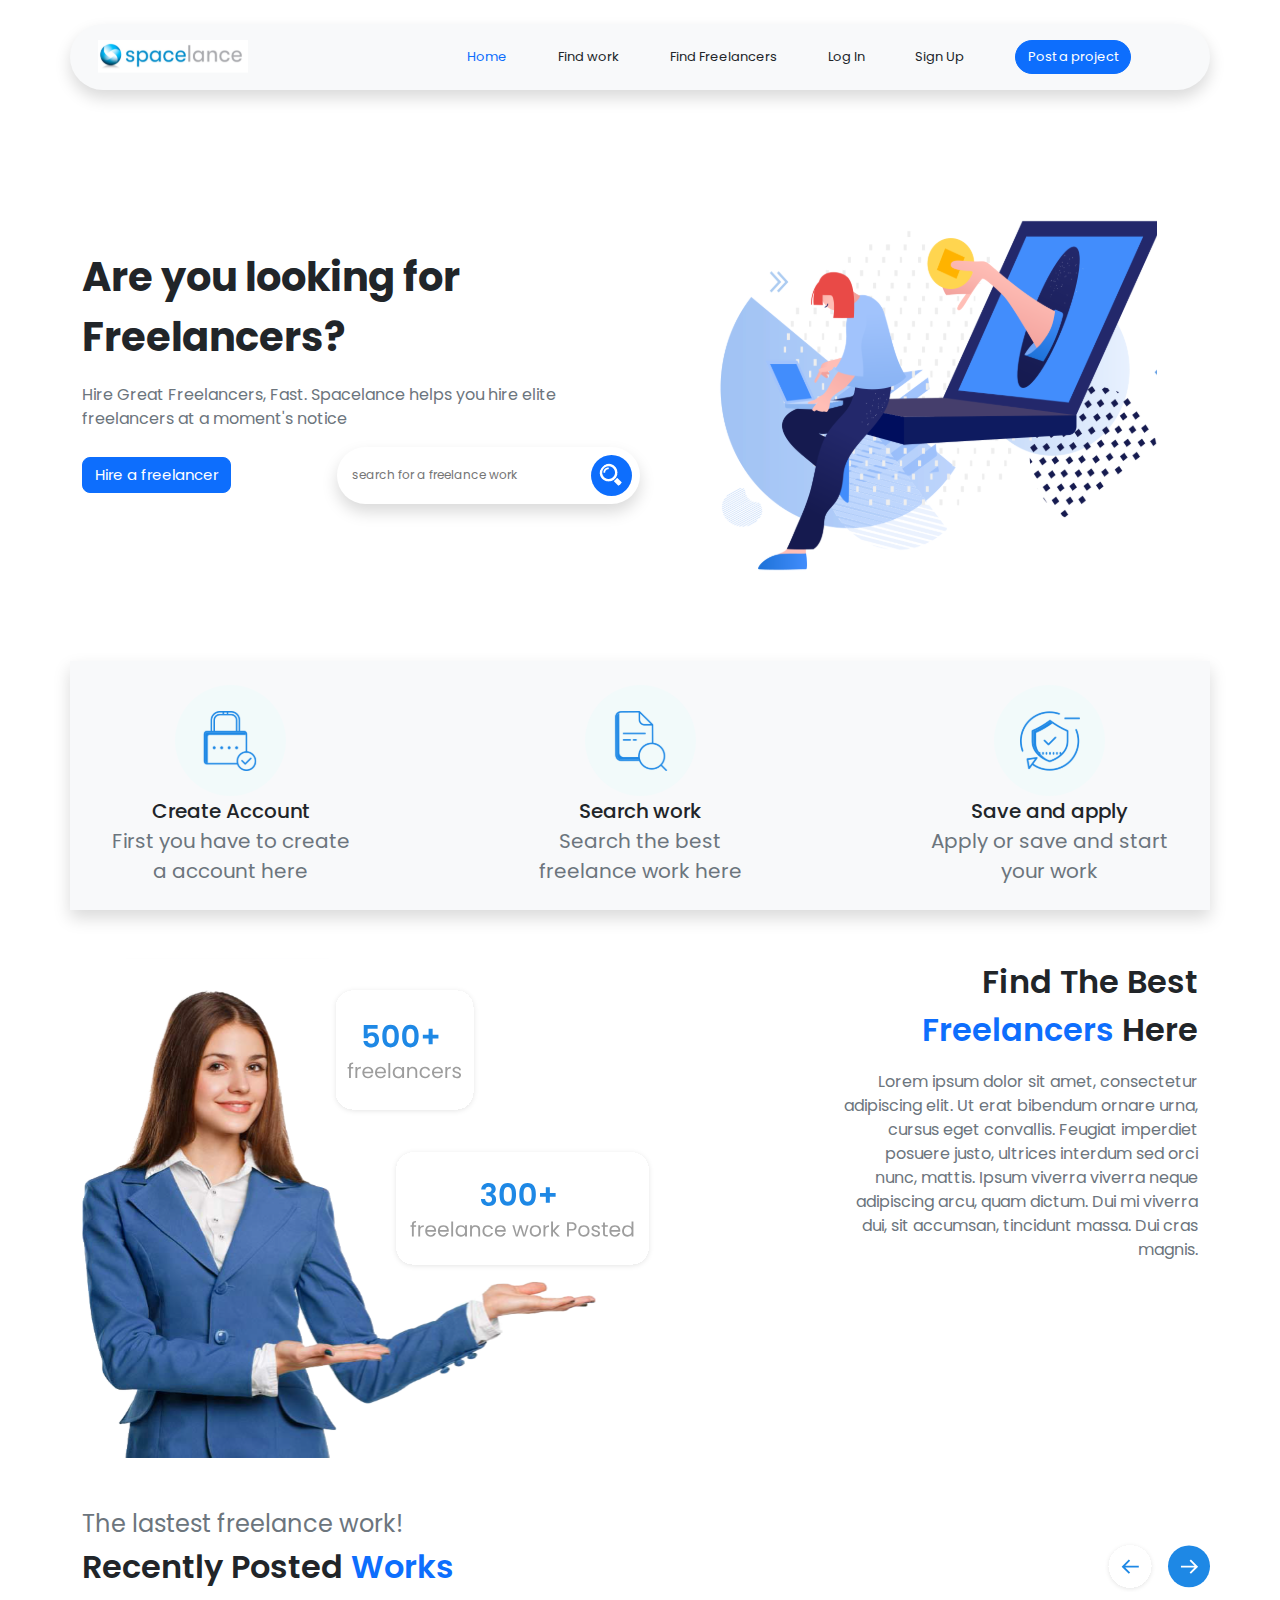
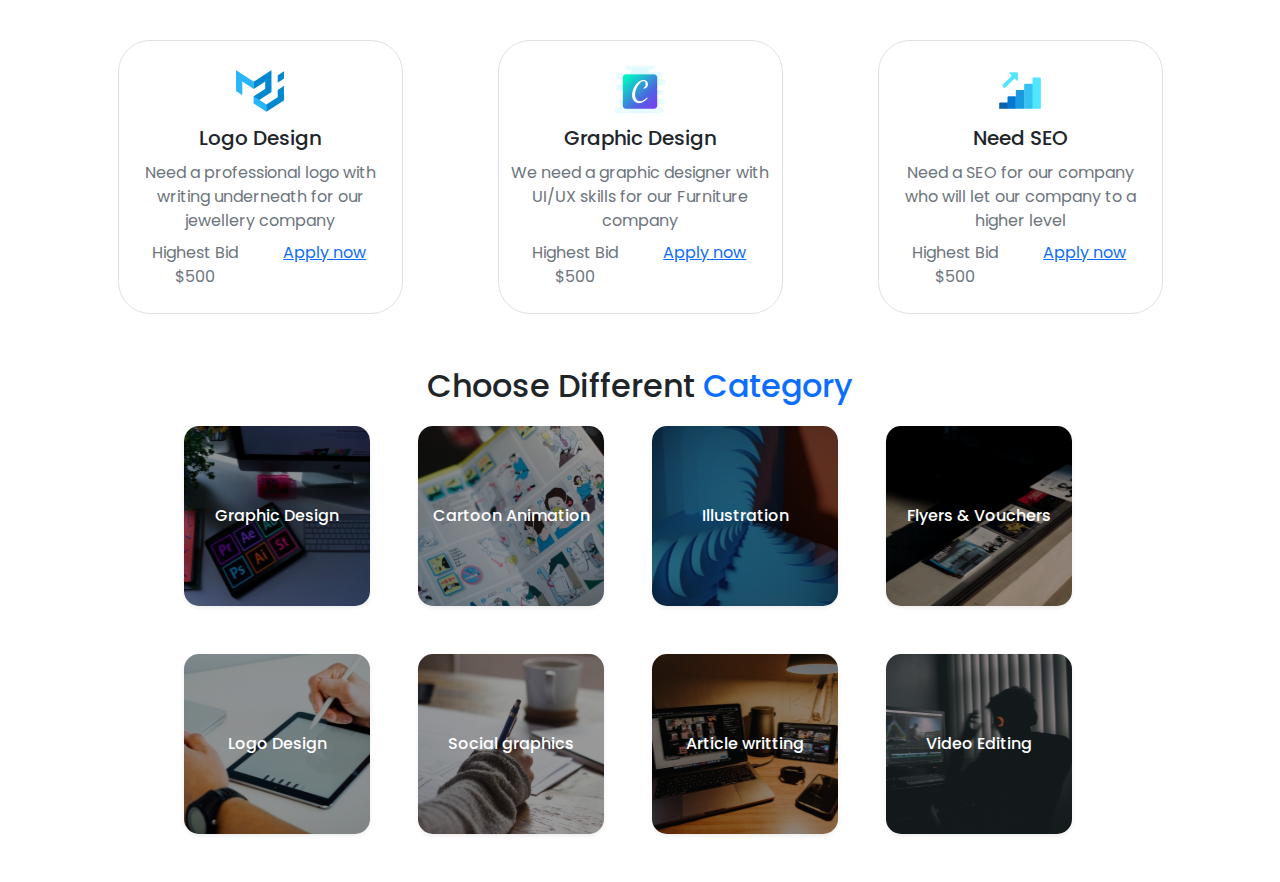
<file: Site Freelance/index.html>
<!DOCTYPE html>
<html lang="en">
<head>
    <meta charset="UTF-8">
    <meta name="viewport" content="width=device-width, initial-scale=1.0">
    <title>Spaceland</title>
    <link rel="stylesheet" href="./css/mycss.css">
    <link rel="stylesheet" href="./css/bootstrap.css">
    <script src="./js/bootstrap.js"></script>
</head>
<body>
    <div class="container">

        <!-- NavBarre -->
        <div class="row mt-4 align-items-center shadow p-3 mb-5 bg-body-tertiary rounded-pill">

            <!-- Logo -->
            <div class="col-4">
                <img style="width: 150px" src="./sources/icones/Logo.svg" alt="">
            </div>

            <!-- Menu + Bouton -->
            <div class="col d-flex align-items-center flex-wrap nav-text">
                <div class="col flex-fill text-primary ">
                    <a href="#" class="text-decoration-none">Home</a>
                </div>
                <div class="col flex-fill">
                    <a href="#" class="text-decoration-none text-dark">Find work</a>
                </div>
                <div class="col flex-fill">
                    <a href="#" class="text-decoration-none text-dark">Find Freelancers</a>
                </div>
                <div class="col flex-fill">
                    <a href="#" class="text-decoration-none text-dark">Log In</a>
                </div>
                <div class="col flex-fill ">
                    <a href="#" class="text-decoration-none text-dark">Sign Up</a>
                </div>
                <div class="col flex-fill">
                    <button type="button" class="btn btn-primary rounded-pill nav-text" style="font-family: 'Poppins'; font-size: 13px;">Post a project</button>
                </div>
            </div>
        </div>

        <!-- Branding Page -->
         <div class="row d-flex align-items-center">

            <!-- Texte de branding -->
            <div class="col">
                <div class="row">
                    <p class="fs-1 fw-bolder">Are you looking for Freelancers?</p>
                    <p class="text-secondary">Hire Great Freelancers, Fast. Spacelance helps you hire elite freelancers at a moment's notice</p>
                </div>
                <div class="row d-flex align-items-center mt-n1 gap-1" >
                    <div class="col">
                        <button type="button" class="btn btn-primary rounded-3" style="font-family: 'Poppins'; font-size: 15px;">Hire a freelancer</button>
                    </div>
                    <div class="col d-flex shadow p-2  rounded-pill">
                        <input type="text" class="inpt rounded me-0" placeholder="search for a freelance work">
                        <img src="./sources/icones/earch.svg" class="rounded-circle bg-primary p-2 " alt="">
                    </div>
                </div>
            </div>

            <!-- Image de Branding -->
            <div class="col">
                <img src="./sources/images/Image brand.svg" style="height: 475px" alt="Branding Image">
            </div>
         </div>

         <!-- Guidelines -->
          <div class="row shadow p-4 mb-5 bg-body-tertiary d-flex justify-content-between mt-5">
            <div class="col-3">
                <div class="row">
                    <img src="./sources/icones/Secure.svg" class="brand-ic" alt="">
                </div>
                <div class="row text-center">
                    <div class="fs-5 fw-medium">Create Account</div>
                    <div class="text-secondary fs-5">First you have to create a account  here</div>
                </div>
            </div>
            <div class="col-3">
                <div class="row">
                    <img src="./sources/icones/Search Pap.svg" class="brand-ic" alt="">
                </div>
                <div class="row text-center">
                    <div class="fs-5 fw-medium">Search work</div>
                    <div class="text-secondary fs-5">Search the best freelance work here</div>
                </div>
            </div>
            <div class="col-3">
                <div class="row">
                    <img src="./sources/icones/Protect.svg" class="brand-ic" alt="">
                </div>
                <div class="row text-center">
                    <div class="fs-5 fw-medium">Save and apply</div>
                    <div class="text-secondary fs-5">Apply or save and start your work</div>
                </div>
            </div>
        </div>
        
        <!-- Chiffres -->
         <div class="row d-flex justify-content-between">
            <div class="col-6">
                <img src="./sources/images/Chiffre.svg" style="height: 500px;" alt="Chiffres">
            </div>
            <div class="col-4">
                <div class="row text-end">
                    <p class="fs-2 fw-semibold">Find The Best <br><span class="text-primary">Freelancers</span> Here</p>
                    <p class="text-secondary">Lorem ipsum dolor sit amet, consectetur adipiscing elit. Ut erat bibendum ornare urna, cursus eget convallis. Feugiat imperdiet posuere justo, ultrices interdum
                        sed orci nunc, mattis. Ipsum viverra viverra neque adipiscing arcu, quam dictum. Dui mi viverra dui, sit accumsan, tincidunt massa. Dui cras magnis.</p>
                </div>


                <div class="row"></div>
            </div>
         </div>
        
         <!-- Recently Posted Works -->
          <div class="row mt-5">
                <div class="fs-4 text-secondary">The lastest freelance work!</div>
                <div class="row d-flex justify-content-between align-items-center">
                    <div class="col-6 fs-2 fw-semibold">Recently Posted <span class="text-primary">Works</span></div>
                    <div class="col-1">
                        <img style="height: 50px;" src="./sources/icones/left-right_arrow.svg" alt="">
                    </div>
                </div>
          </div>

          <!-- Projects -->
           <div class="row d-flex justify-content-around gap-6 mt-5 ">
            <div class="col-3 d-flex flex-column align-items-center text-center border rounded-5 p-4 gap-2">
                <div class="row">
                    <img style="height: 50px;" src="./sources/images/Logo Work.svg" alt="">
                </div>
                <div class="row fw-medium fs-5 text-center">Logo Design</div>
                <div class="row text-secondary text-center">Need a professional logo with writing underneath for our jewellery company</div>
                <div class="row text-secondary">
                    <div class="col">Highest Bid $500</div>
                    <div class="col">
                        <a href="#">Apply now</a>
                    </div>
                </div>
            </div>
            <div class="col-3 d-flex flex-column align-items-center text-center border rounded-5 p-4 gap-2">
                <div class="row">
                    <img style="height: 50px;" src="./sources/images/Graphic Wkr.svg" alt="">
                </div>
                <div class="row fw-medium fs-5 text-center">Graphic Design</div>
                <div class="row text-secondary text-center">We need a graphic designer with UI/UX skills for our Furniture company</div>
                <div class="row text-secondary">
                    <div class="col">Highest Bid $500</div>
                    <div class="col">
                        <a href="#">Apply now</a>
                    </div>
                </div>
            </div>
            <div class="col-3 d-flex flex-column align-items-center text-center border rounded-5 p-4 gap-2">
                <div class="row">
                    <img style="height: 50px;" src="./sources/images/SEO.svg" alt="">
                </div>
                <div class="row fw-medium fs-5 text-center">Need SEO</div>
                <div class="row text-secondary text-center">Need a SEO for our company who will let our company to a higher level</div>
                <div class="row text-secondary">
                    <div class="col">Highest Bid $500</div>
                    <div class="col">
                        <a href="#">Apply now</a>
                    </div>
                </div>
            </div>
            </div>

            <!-- Different categories -->
             <div class="fs-2 fw-medium d-flex gap-2 justify-content-center mt-5 ">
                Choose Different <span class="text-primary"> Category</span> 
             </div>
             <div class="row mt-3">
                <div class="row d-flex justify-content-center gap-5">
                    <div style="height: 180px;" class="col-2 col1 shadow-sm fw-medium p-3 mb-5 bg-body-tertiary rounded-6 justify-content-center d-flex align-items-center  ">Graphic Design</div>
                    <div style="height: 180px;" class="col-2 col2 shadow-sm p-2 mb-5 bg-body-tertiary fw-medium rounded-6 justify-content-center d-flex align-items-center ">Cartoon Animation</div>
                    <div style="height: 180px;" class="col-2 col3 shadow-sm p-3 mb-5 bg-body-tertiary fw-medium rounded-6 justify-content-center d-flex align-items-center ">Illustration</div>
                    <div style="height: 180px;" class="col-2 col4 shadow-sm p-3 mb-5 bg-body-tertiary fw-medium rounded-6 justify-content-center d-flex align-items-center ">Flyers & Vouchers</div>
                </div>
                <div class="row d-flex justify-content-center gap-5">
                    <div style="height: 180px;" class="col-2 col5 opacite shadow-sm fw-medium p-3 mb-5 bg-body-tertiary rounded-6 justify-content-center d-flex align-items-center  ">Logo Design</div>
                    <div style="height: 180px;" class="col-2 col6 shadow-sm p-2 mb-5 bg-body-tertiary fw-medium rounded-6 justify-content-center d-flex align-items-center ">Social graphics</div>
                    <div style="height: 180px;" class="col-2 col7 shadow-sm p-3 mb-5 bg-body-tertiary fw-medium rounded-6 justify-content-center d-flex align-items-center ">Article writting</div>
                    <div style="height: 180px;" class="col-2 col8 shadow-sm p-3 mb-5 bg-body-tertiary fw-medium rounded-6 justify-content-center d-flex align-items-center ">Video Editing</div>
                </div>
             </div>
    </div>
</body>
</html>
</file>
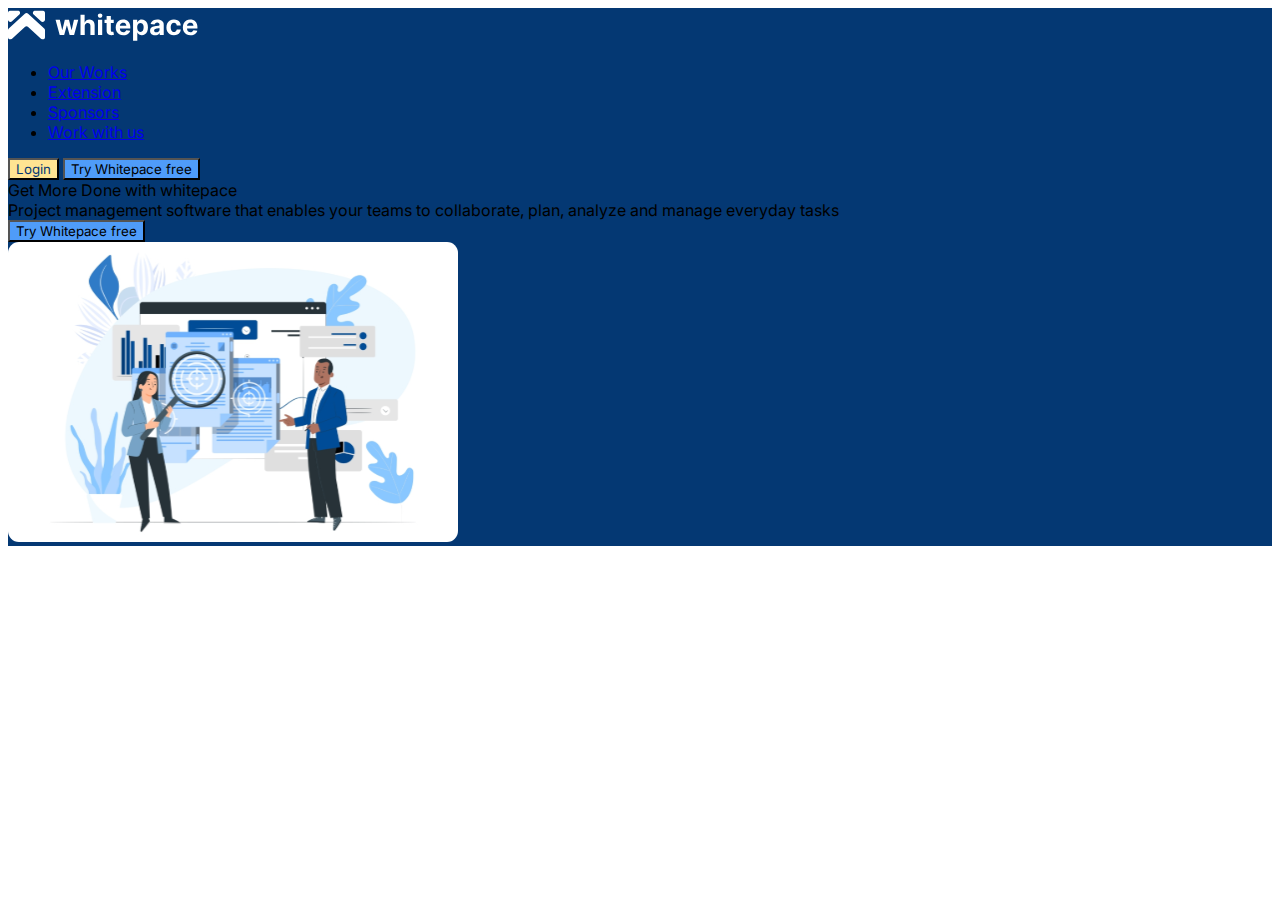
<file: Whitespace/index.html>
<!DOCTYPE html>
<html lang="en">
<head>
    <meta charset="UTF-8">
    <meta name="viewport" content="width=device-width, initial-scale=1.0">
    <title>Whitespace</title>
    <!-- Css cdn -->
    <link href="https://cdn.jsdelivr.net/npm/bootstrap@5.3.6/dist/css/bootstrap.min.css" rel="stylesheet" integrity="sha384-4Q6Gf2aSP4eDXB8Miphtr37CMZZQ5oXLH2yaXMJ2w8e2ZtHTl7GptT4jmndRuHDT" crossorigin="anonymous">
    <link rel="preconnect" href="https://fonts.googleapis.com">
<link rel="preconnect" href="https://fonts.gstatic.com" crossorigin>
<link href="https://fonts.googleapis.com/css2?family=Inter:ital,opsz,wght@0,14..32,100..900;1,14..32,100..900&family=Mona+Sans:ital,wght@0,200..900;1,200..900&family=Roboto+Mono:ital,wght@0,100..700;1,100..700&display=swap" rel="stylesheet">
    <style>
        *{
            font-family: 'Inter', sans-serif;
        }
    </style>
</head>
<body>
    <!-- NavBar -->
    <div class="container-fluid d-flex justify-content-center" style="background-color: #043873;">
        <div class="row container align-items-center justify-content-between py-4">
            <div class="col-3">
                <img style="height: 34px;" src="./sources/icones/Logo.svg" alt="">
            </div>
            <div class="col-9 d-flex align-items-center">
                <div class="col-7">
                    <ul class="nav nav-pills text-white fs-6">
                        <li class="nav-item"><a href="#" class="link-light nav-link">Our Works</a></li>
                        <li class="nav-item"><a href="#" class="link-light nav-link">Extension</a></li>
                        <li class="nav-item"><a href="#" class="link-light nav-link">Sponsors</a></li>
                        <li class="nav-item"><a href="#" class="link-light nav-link">Work with us</a></li>
                    </ul>
                </div>
                <div class="col d-flex text-center align-items-center gap-2">
                    <button type="button" class="btn" style="background-color: #FFE492; color: #043873;">Login</button>
                    <button type="button" class="btn text-white" style="background-color: #4F9CF9;">Try Whitepace free</button>
                </div>
            </div>
        </div>
    </div>

    <!-- Landing Page -->
    <div class="container-fluid d-flex justify-content-center py-5 " style="background-color: #043873;">
         <div class="row container text-white align-items-center">
             <div class="col">
                 <div class="row fs-1 fw-bold">
                     <span>Get More Done with whitepace</span>
                 </div>
                 <div class="row fs-6 fw-light">
                     <span>
                        Project management software that enables your teams to collaborate, plan, analyze and manage everyday tasks
                     </span>
                 </div>
                 <div class="d-flex">
                     <button type="button" class="btn text-white" style="background-color: #4F9CF9;">Try Whitepace free</button>
                 </div>
             </div>
             <div class="col">
                 <img style="height: 300px;" src="./sources/images/Image-container.svg" alt="">
             </div>
         </div>
     </div>
    
    <!-- Js cdn -->
    <script src="https://cdn.jsdelivr.net/npm/bootstrap@5.3.6/dist/js/bootstrap.bundle.min.js" integrity="sha384-j1CDi7MgGQ12Z7Qab0qlWQ/Qqz24Gc6BM0thvEMVjHnfYGF0rmFCozFSxQBxwHKO" crossorigin="anonymous"></script>
</body>
</html>
</file>
<file: Site Freelance/css/mycss.css>
@import url('https://fonts.googleapis.com/css2?family=Poppins:ital,wght@0,100;0,200;0,300;0,400;0,500;0,600;0,700;0,800;0,900;1,100;1,200;1,300;1,400;1,500;1,600;1,700;1,800;1,900&display=swap');
*{
  font-family: 'Poppins';
}

.nav-text{
    font-size: 13px;
}
.nav-text div:hover{
    transform: scale(1.06);
    transition: .4s ease-in-out;
}
.inpt{
    font-family: 'Poppins'; 
    font-size: 12px;
    padding: 7px;
    border: none;
}
.inpt:focus{
    outline: none;
    border: none;
    box-shadow: none;
}
.brand-ic{
    height: 111px;
}

.opacite {
    background-color: black;
}

.col1{
    background-image: linear-gradient(rgba(0, 0, 0, 0.4), rgba(0, 0, 0, 0.4))  , url(../sources/images/Graphic\ Bg.svg) ;
    background-position: center;
    background-repeat: no-repeat;
    background-size: cover; /* ou contain selon le besoin */
    border-radius: 15px;
    color: white;
}
.col2{
    background-image: linear-gradient(rgba(0, 0, 0, 0.4), rgba(0, 0, 0, 0.4))  ,url(../sources/images/Cartoon\ Bg.svg) ;
    background-position: center;
    background-repeat: no-repeat;
    background-size: cover; /* ou contain selon le besoin */
    border-radius: 15px;
    color: white;
}
.col3{
    background-image: linear-gradient(rgba(0, 0, 0, 0.4), rgba(0, 0, 0, 0.4))  ,url(../sources/images/Illustration\ Bg.svg) ;
    background-position: center;
    background-repeat: no-repeat;
    background-size: cover; /* ou contain selon le besoin */
    border-radius: 15px;
    color: white;
}
.col4{
    background-image: linear-gradient(rgba(0, 0, 0, 0.4), rgba(0, 0, 0, 0.4))  ,url(../sources/images/Flyer\ Bg.svg) ;
    background-position: center;
    background-repeat: no-repeat;
    background-size: cover; /* ou contain selon le besoin */
    border-radius: 15px;
    color: white;
    
}

.col5{
    background-image: linear-gradient(rgba(0, 0, 0, 0.4), rgba(0, 0, 0, 0.4))  ,url(../sources/images/Logo\ BG.svg) ;
    background-position: center;
    background-repeat: no-repeat;
    background-size: cover; /* ou contain selon le besoin */
    border-radius: 15px;
    color: white;
}
.col6{
    background-image: linear-gradient(rgba(0, 0, 0, 0.4), rgba(0, 0, 0, 0.4))  ,url(../sources/images/Social\ graphic\ Bg.svg) ;
    background-position: center;
    background-repeat: no-repeat;
    background-size: cover; /* ou contain selon le besoin */
    border-radius: 15px;
    color: white;
}
.col7{
    background-image: linear-gradient(rgba(0, 0, 0, 0.4), rgba(0, 0, 0, 0.4))  ,url(../sources/images/Article\ W\ Bg.svg) ;
    background-position: center;
    background-repeat: no-repeat;
    background-size: cover; /* ou contain selon le besoin */
    border-radius: 15px;
    color: white;
}
.col8{
    background-image: linear-gradient(rgba(0, 0, 0, 0.4), rgba(0, 0, 0, 0.4))  ,url(../sources/images/Video\ Bg.svg) ;
    background-position: center;
    background-repeat: no-repeat;
    background-size: cover; /* ou contain selon le besoin */
    border-radius: 15px;
    color: white;
    
}
</file>
